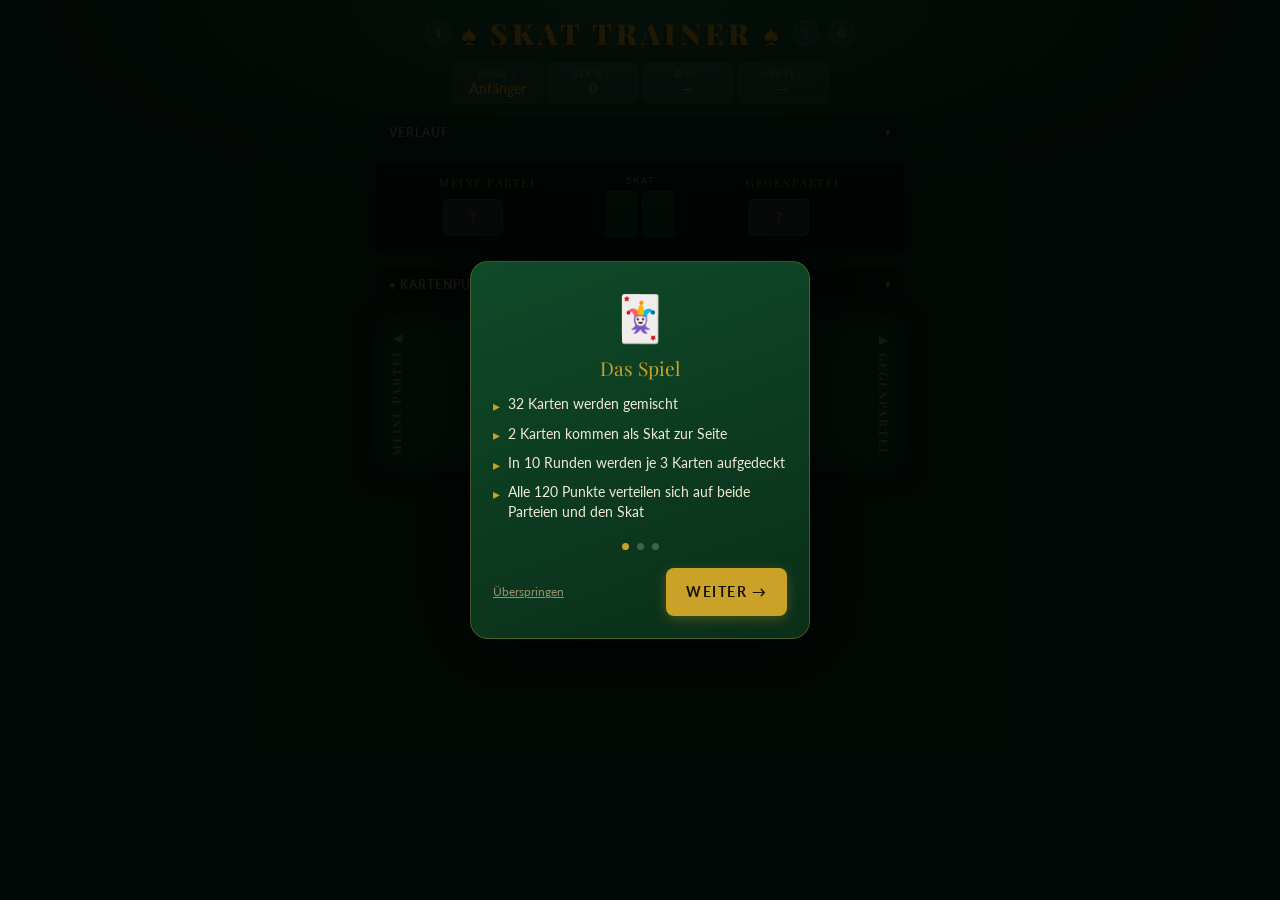
<file: index.html>
<!DOCTYPE html>
<html lang="de">
<head>
  <meta charset="UTF-8">
  <meta name="viewport" content="width=device-width, initial-scale=1.0">
  <meta name="color-scheme" content="dark">
  <title>Skat Trainer</title>
  <link rel="preconnect" href="https://fonts.googleapis.com">
  <link href="https://fonts.googleapis.com/css2?family=Playfair+Display:wght@700;900&family=Lato:wght@300;400;700&display=swap" rel="stylesheet">
  <link rel="stylesheet" href="style.css">
  <script src="app.js" defer></script>
</head>
<body>

<div class="container">

  <!-- ── Header ─────────────────────────────────────── -->
  <header class="header">
    <div class="title-row">
      <button id="btnInfo" class="icon-btn" title="Spielregeln">ℹ</button>
      <h1 class="title">♠ SKAT TRAINER ♠</h1>
      <button id="btnLegendIcon" class="icon-btn" title="Kartenpunkte">?</button>
      <button id="btnSettings" class="icon-btn" title="Einstellungen">⚙</button>
    </div>
    <div class="stats-row">
      <div class="stat stat-clickable" id="statRang" title="Klicken für Laufbahn"><div class="stat-label">Rang</div><div class="stat-value" id="statRangVal">Anfänger</div></div>
      <div class="stat stat-clickable" id="statBox1" title="Klicken zum Wechseln">
        <div class="stat-label" id="statBox1Label">Serie</div>
        <div class="stat-value" id="statBox1Val">0</div>
      </div>
      <div class="stat stat-clickable" id="statAvgBox" title="Klicken zum Wechseln">
        <div class="stat-label" id="statAvgLabel">Ø 10</div>
        <div class="stat-value" id="statAvg">—</div>
      </div>
      <div class="stat stat-clickable" id="statBox2" title="Klicken zum Wechseln">
        <div class="stat-label" id="statBox2Label">Heute</div>
        <div class="stat-value" id="statBox2Val">—</div>
      </div>
    </div>
  </header>

  <!-- ── Verlauf ────────────────────────────────────── -->
  <div class="verlauf-section">
    <button class="toggle-btn" id="btnVerlauf">
      <span>Verlauf</span>
      <span class="toggle-arrow" id="verlaufArrow">▾</span>
    </button>
    <div class="verlauf-body" id="verlaufBody">
      <div id="chartWrap"></div>
    </div>
  </div>

  <!-- ── Score Panel ────────────────────────────────── -->
  <section class="score-panel">
    <div class="party-score party-a">
      <div class="party-name">Meine Partei</div>
      <div class="score-row">
        <input type="number" id="inputA" class="score-input" placeholder="?" min="0" max="120" inputmode="numeric">
        <span class="truth-arrow" id="arrowA">→</span>
        <span id="actualA" class="truth-num"></span>
      </div>
    </div>

    <div class="skat-div">
      <div class="skat-title">SKAT</div>
      <div class="skat-cards" id="skatCards">
        <div class="card-back"></div><div class="card-back"></div>
      </div>
      <div id="skatPunkte" class="skat-punkte ist-reveal">? Pkt.</div>
    </div>

    <div class="party-score party-b">
      <div class="party-name">Gegenpartei</div>
      <div class="score-row">
        <input type="number" id="inputB" class="score-input" placeholder="?" min="0" max="120" inputmode="numeric">
        <span class="truth-arrow" id="arrowB">→</span>
        <span id="actualB" class="truth-num"></span>
      </div>
    </div>
  </section>

  <!-- ── Kartenpunkte-Legende ───────────────────────── -->
  <div class="legend-section">
    <button class="toggle-btn" id="btnLegend">
      <span>♠ Kartenpunkte</span>
      <span class="toggle-arrow" id="legendArrow">▾</span>
    </button>
    <div class="legend-body" id="legendBody">
      <div class="legend-grid">
        <div class="legend-row"><div class="card-legend"><div class="cl-corner"><span class="cl-label">A</span><span class="cl-suit">♠</span></div><div class="cl-center">♠</div><div class="cl-corner bot"><span class="cl-label">A</span><span class="cl-suit">♠</span></div></div><span class="l-pts">11 Pkt.</span></div>
        <div class="legend-row"><div class="card-legend red"><div class="cl-corner"><span class="cl-label">10</span><span class="cl-suit">♥</span></div><div class="cl-center">♥</div><div class="cl-corner bot"><span class="cl-label">10</span><span class="cl-suit">♥</span></div></div><span class="l-pts">10 Pkt.</span></div>
        <div class="legend-row"><div class="card-legend red"><div class="cl-corner"><span class="cl-label">K</span><span class="cl-suit">♦</span></div><div class="cl-center">♦</div><div class="cl-corner bot"><span class="cl-label">K</span><span class="cl-suit">♦</span></div></div><span class="l-pts">4 Pkt.</span></div>
        <div class="legend-row"><div class="card-legend"><div class="cl-corner"><span class="cl-label">D</span><span class="cl-suit">♣</span></div><div class="cl-center">♣</div><div class="cl-corner bot"><span class="cl-label">D</span><span class="cl-suit">♣</span></div></div><span class="l-pts">3 Pkt.</span></div>
        <div class="legend-row"><div class="card-legend"><div class="cl-corner"><span class="cl-label">B</span><span class="cl-suit">♠</span></div><div class="cl-center">♠</div><div class="cl-corner bot"><span class="cl-label">B</span><span class="cl-suit">♠</span></div></div><span class="l-pts">2 Pkt.</span></div>
        <div class="legend-row"><div class="l-card-group"><div class="card-legend"><div class="cl-corner"><span class="cl-label">7</span><span class="cl-suit">♠</span></div><div class="cl-center">♠</div><div class="cl-corner bot"><span class="cl-label">7</span><span class="cl-suit">♠</span></div></div><div class="card-legend"><div class="cl-corner"><span class="cl-label">8</span><span class="cl-suit">♣</span></div><div class="cl-center">♣</div><div class="cl-corner bot"><span class="cl-label">8</span><span class="cl-suit">♣</span></div></div><div class="card-legend red"><div class="cl-corner"><span class="cl-label">9</span><span class="cl-suit">♦</span></div><div class="cl-center">♦</div><div class="cl-corner bot"><span class="cl-label">9</span><span class="cl-suit">♦</span></div></div></div><span class="l-pts">0 Pkt.</span></div>
      </div>
      <div class="legend-total">∑ 120 Punkte im Deck</div>
    </div>
  </div>

  <!-- ── Spieltisch ─────────────────────────────────── -->
  <section class="game-table" id="gameTable">
    <div class="side-indicator left" id="indicatorA">
      <div class="side-arrow">◀</div>
      <div class="side-label">Meine Partei</div>
    </div>
    <div class="tischmitte-wrap">
      <div id="roundDisplay" class="round-display"></div>
      <div class="tischmitte" id="tischmitte">
        <p class="tisch-hint">Klicke <strong>Start</strong> um zu beginnen</p>
      </div>
      <div id="result" class="result-display"></div>
      <div class="timer-wrap hidden" id="timerWrap">
        <svg class="timer-ring" viewBox="0 0 64 64" aria-hidden="true">
          <circle cx="32" cy="32" r="28" fill="none" stroke="rgba(255,255,255,.08)" stroke-width="4"/>
          <circle id="timerRingFg" cx="32" cy="32" r="28" fill="none"
                  stroke="#c9a227" stroke-width="4"
                  stroke-dasharray="175.93" stroke-dashoffset="0"
                  stroke-linecap="round"
                  transform="rotate(-90 32 32)"/>
        </svg>
        <div id="timerDisplay" class="timer-text"></div>
      </div>
    </div>
    <div class="side-indicator right" id="indicatorB">
      <div class="side-arrow">▶</div>
      <div class="side-label">Gegenpartei</div>
    </div>
  </section>

  <!-- ── Buttons ─────────────────────────────────────── -->
  <div class="buttons">
    <button id="btnStart"  class="btn btn-start">Start</button>
    <button id="btnWeiter" class="btn btn-weiter hidden">Weiter</button>
    <button id="btnLoesen" class="btn btn-loesen hidden">Lösen</button>
  </div>

  <p class="version-tag">v3.1.5</p>


</div>


<!-- ── Settings overlay ─────────────────────────────────── -->
<div id="settingsOverlay" class="settings-overlay hidden">
  <div class="settings-box">
    <div class="settings-title">⚙ Einstellungen</div>

    <div>
      <div class="settings-section-label">Design</div>
      <div class="theme-grid">
        <button class="theme-card" id="themeDefault" type="button">
          <span class="theme-thumb" id="themeThumbDefault"></span>
          <span class="theme-name">grüner Tisch</span>
          <span class="theme-state" id="themeStateDefault">● Aktiv</span>
        </button>
        <button class="theme-card" id="themeCasino" type="button">
          <span class="theme-thumb" id="themeThumbCasino"></span>
          <span class="theme-name">elegantes Casino</span>
          <span class="theme-state" id="themeStateCasino">○ Wählen</span>
        </button>
      </div>
    </div>

    <div>
      <div class="settings-section-label">Schwierigkeitsgrad</div>
      <div class="diff-buttons">
        <button class="diff-btn" id="diffEasy">Leicht</button>
        <button class="diff-btn active" id="diffNormal">Normal</button>
        <button class="diff-btn" id="diffHard">Schwer</button>
      </div>
      <div class="diff-desc" id="diffDesc">Beide Werte müssen exakt stimmen.</div>
    </div>

    <div>
      <div class="settings-section-label">Haptik</div>
      <div class="haptic-row">
        <label for="hapticToggle">Vibration auf Mobile</label>
        <input type="checkbox" id="hapticToggle" class="haptic-toggle">
      </div>
    </div>

    <div>
      <div class="settings-section-label">Spielstand</div>
      <div class="btn-reset-wrap">
        <button class="btn btn-reset" id="btnReset">🗑 Spielstand zurücksetzen</button>
        <div class="reset-confirm hidden" id="resetConfirm">
          <span>Wirklich alles löschen?</span>
          <div class="rc-row">
            <button class="btn btn-danger" id="btnResetYes">Ja, löschen</button>
            <button class="btn btn-weiter" id="btnResetNo">Abbrechen</button>
          </div>
        </div>
      </div>
    </div>

    <button class="btn btn-start" id="btnSettingsClose">Fertig</button>
  </div>
</div>

<!-- ── Rang-Info-Overlay (Laufbahn) ─────────────────────── -->
<div id="rankOverlay" class="settings-overlay hidden">
  <div class="settings-box">
    <div class="settings-title">🏅 Meine Laufbahn</div>
    <div class="rank-list" id="rankList"></div>
    <button class="btn btn-start" id="btnRankClose">Schließen</button>
  </div>
</div>

<!-- ── Rang-Modal ────────────────────────────────────────── -->
<div id="modal" class="modal hidden">
  <div class="modal-box">
    <div class="modal-icon">🎉</div>
    <div class="modal-title" id="modalTitle"></div>
    <div class="modal-msg"   id="modalMsg"></div>
    <button id="modalClose" class="btn btn-start">Weiter geht's!</button>
  </div>
</div>

<!-- ── Onboarding ────────────────────────────────────────── -->
<div id="onboarding" class="onboarding hidden">
  <div class="onboard-box">
    <div class="onboard-icon" id="obIcon">🃏</div>
    <div class="onboard-title" id="obTitle"></div>
    <ul class="onboard-list" id="obList"></ul>
    <div class="onboard-dots" id="obDots"></div>
    <div class="onboard-footer">
      <button class="onboard-skip" id="obSkip">Überspringen</button>
      <button class="btn btn-start" id="obNext">Weiter →</button>
    </div>
  </div>
</div>

</body>
</html>
</file>
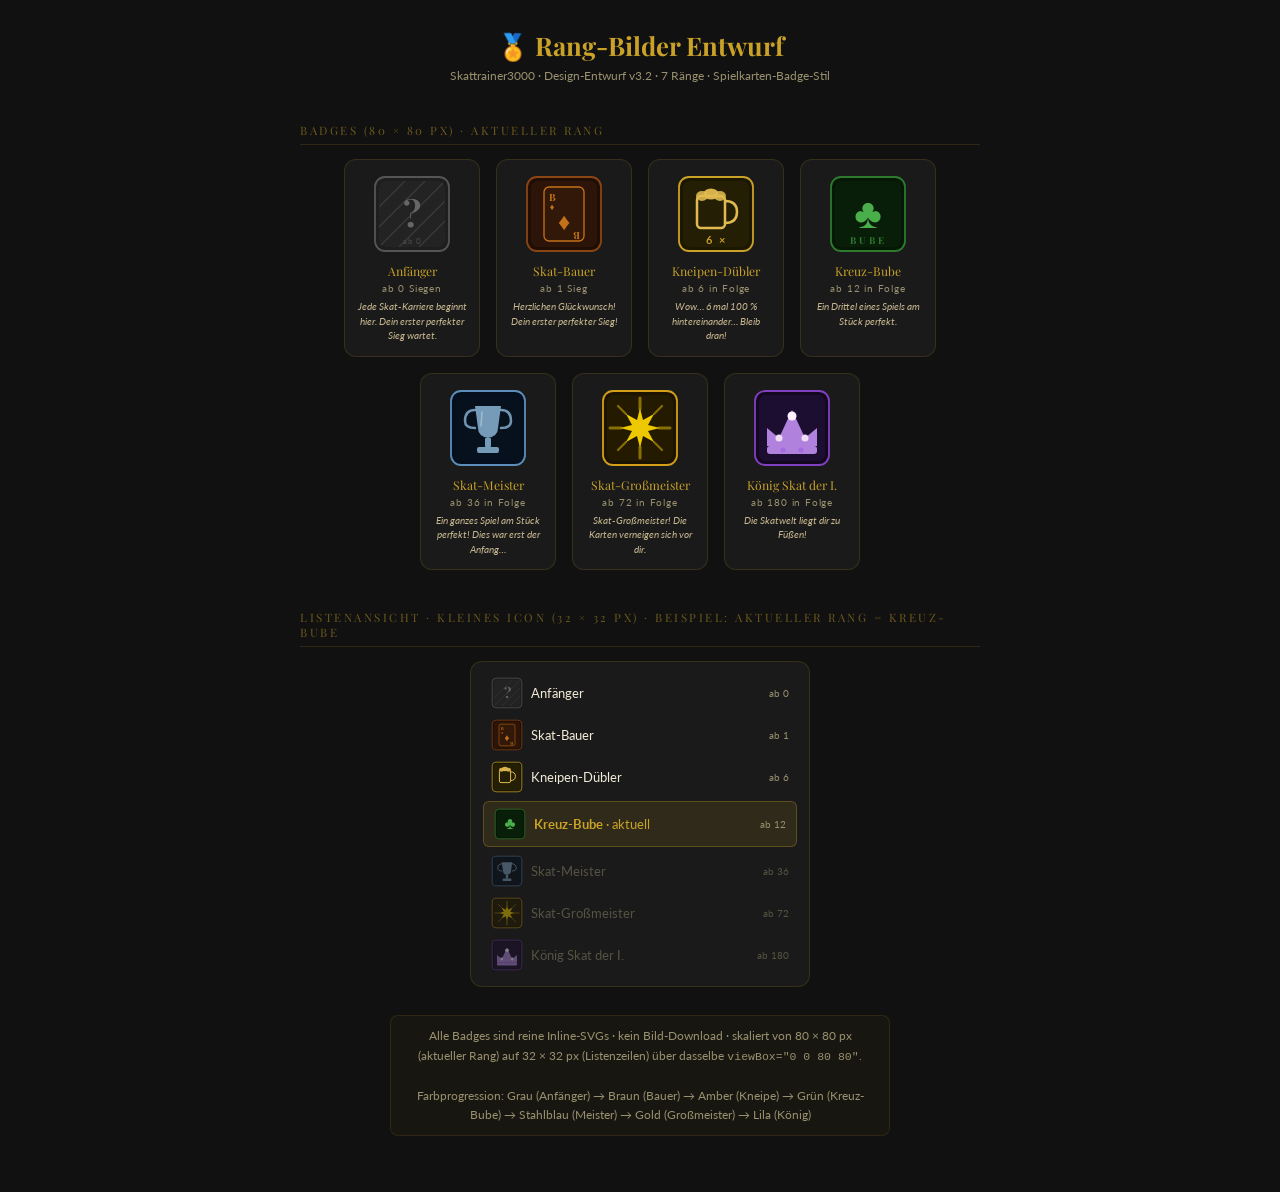
<file: rank_designs_draft.html>
<!DOCTYPE html>
<html lang="de">
<head>
  <meta charset="UTF-8">
  <meta name="viewport" content="width=device-width, initial-scale=1.0">
  <title>Rang-Bilder Entwurf — Skattrainer3000</title>
  <link rel="preconnect" href="https://fonts.googleapis.com">
  <link href="https://fonts.googleapis.com/css2?family=Playfair+Display:wght@700&family=Lato:ital,wght@0,400;0,700;1,400&display=swap" rel="stylesheet">
  <style>
    *, *::before, *::after { box-sizing: border-box; margin: 0; padding: 0; }
    body {
      background: #111; color: #f0ead6; font-family: Lato, sans-serif;
      padding: 28px 16px 56px; min-height: 100vh;
    }
    h1 {
      font-family: 'Playfair Display', serif; color: #c9a227;
      text-align: center; font-size: 1.6rem; margin-bottom: 6px;
    }
    .subtitle { text-align: center; color: #98906e; font-size: .78rem; margin-bottom: 36px; }

    .section-title {
      font-family: 'Playfair Display', serif; color: #c9a22780;
      font-size: .72rem; letter-spacing: 2.5px; text-transform: uppercase;
      margin: 40px 0 14px; border-bottom: 1px solid #c9a22728; padding-bottom: 6px;
      max-width: 680px; margin-left: auto; margin-right: auto;
    }

    /* ── Badge-Grid (80 × 80) ─────────────────────────────── */
    .badge-grid {
      display: flex; flex-wrap: wrap; gap: 16px;
      justify-content: center; max-width: 680px; margin: 0 auto;
    }
    .badge-card {
      background: #1a1a1a; border: 1px solid #c9a22728; border-radius: 12px;
      padding: 14px 12px 12px; text-align: center; width: 136px;
    }
    .badge-card svg { display: block; margin: 0 auto; }
    .badge-card .rn {
      font-family: 'Playfair Display', serif; font-size: .76rem;
      color: #c9a227; margin-top: 9px; margin-bottom: 3px; line-height: 1.35;
    }
    .badge-card .rm { font-size: .62rem; color: #98906e; letter-spacing: .8px; }
    .badge-card .rtxt {
      font-size: .6rem; color: #c8b890; font-style: italic;
      margin-top: 6px; line-height: 1.5;
    }

    /* ── Rank-List-Simulation ─────────────────────────────── */
    .rank-list-sim {
      background: #1a1a1a; border: 1px solid #c9a22728; border-radius: 12px;
      padding: 10px 12px; max-width: 340px; margin: 0 auto;
    }
    .rank-row-sim {
      display: flex; align-items: center; gap: 8px;
      padding: 5px 8px; border-radius: 6px;
      font-size: .82rem; color: #98906e;
    }
    .rank-row-sim svg { flex-shrink: 0; display: block; }
    .rank-row-sim.done { color: #f0ead6; }
    .rank-row-sim.upcoming { opacity: .48; }
    .rank-row-sim.current {
      background: #c9a2271f; border: 1px solid #c9a2274d;
      color: #c9a227; margin: 3px 0; padding: 6px 10px;
    }
    .rl-label { flex: 1; }
    .rl-thr { font-size: .65rem; color: #98906e; }

    .note {
      max-width: 500px; margin: 28px auto 0; font-size: .72rem;
      color: #98906e; line-height: 1.7; text-align: center;
      background: #c9a2270a; border-radius: 8px; padding: 10px 16px;
      border: 1px solid #c9a22720;
    }
  </style>
</head>
<body>

<h1>🏅 Rang-Bilder Entwurf</h1>
<p class="subtitle">Skattrainer3000 · Design-Entwurf v3.2 · 7 Ränge · Spielkarten-Badge-Stil</p>

<!-- ═══════════════════════════════════════════════════════════
     ABSCHNITT 1 — Badges groß (80 × 80 px), aktueller Rang
     ═══════════════════════════════════════════════════════════ -->
<div class="section-title">Badges (80 × 80 px) · aktueller Rang</div>
<div class="badge-grid">

  <!-- ── 0: Anfänger ──────────────────────────────────────── -->
  <div class="badge-card">
    <svg viewBox="0 0 80 80" width="80" height="80" xmlns="http://www.w3.org/2000/svg">
      <defs>
        <clipPath id="cl0">
          <rect x="7" y="7" width="66" height="66" rx="7"/>
        </clipPath>
      </defs>
      <rect x="3" y="3" width="74" height="74" rx="10" fill="#1e1e1e" stroke="#555" stroke-width="1.8"/>
      <rect x="7" y="7" width="66" height="66" rx="7" fill="#232323"/>
      <!-- Kartenrücken-Diagonalen -->
      <g clip-path="url(#cl0)" stroke="#4a4a4a" stroke-width="1.3" opacity="0.6">
        <line x1="7" y1="73" x2="73" y2="7"/>
        <line x1="7" y1="53" x2="53" y2="7"/>
        <line x1="7" y1="33" x2="33" y2="7"/>
        <line x1="27" y1="73" x2="73" y2="27"/>
        <line x1="47" y1="73" x2="73" y2="47"/>
      </g>
      <!-- "?" -->
      <text x="40" y="44" text-anchor="middle" dominant-baseline="middle"
            font-size="36" fill="#666" font-family="Playfair Display,serif" font-weight="700">?</text>
      <text x="40" y="68" text-anchor="middle" dominant-baseline="middle"
            font-size="8" fill="#484848" font-family="Lato,sans-serif" letter-spacing="1">ab 0</text>
    </svg>
    <div class="rn">Anfänger</div>
    <div class="rm">ab 0 Siegen</div>
    <div class="rtxt">Jede Skat-Karriere beginnt hier. Dein erster perfekter Sieg wartet.</div>
  </div>

  <!-- ── 1: Skat-Bauer ────────────────────────────────────── -->
  <div class="badge-card">
    <svg viewBox="0 0 80 80" width="80" height="80" xmlns="http://www.w3.org/2000/svg">
      <rect x="3" y="3" width="74" height="74" rx="10" fill="#200e04" stroke="#8B4513" stroke-width="1.8"/>
      <rect x="7" y="7" width="66" height="66" rx="7" fill="#2c1408"/>
      <!-- Mini Spielkarte -->
      <rect x="20" y="13" width="40" height="54" rx="5" fill="#321808" stroke="#c4721a" stroke-width="1.3"/>
      <!-- Eckbeschriftung oben-links -->
      <text x="28" y="24" text-anchor="middle" dominant-baseline="middle"
            font-size="10" fill="#c4721a" font-family="Playfair Display,serif" font-weight="700">B</text>
      <text x="28" y="34" text-anchor="middle" dominant-baseline="middle"
            font-size="9" fill="#c4721a" font-family="Lato,sans-serif">♦</text>
      <!-- Großes ♦ in Kartenmitte -->
      <text x="40" y="50" text-anchor="middle" dominant-baseline="middle"
            font-size="24" fill="#c4721a" font-family="Lato,sans-serif">♦</text>
      <!-- Eckbeschriftung unten-rechts (gedreht) -->
      <text x="52" y="61" text-anchor="middle" dominant-baseline="middle"
            font-size="10" fill="#c4721a" font-family="Playfair Display,serif" font-weight="700"
            transform="rotate(180,52,61)">B</text>
    </svg>
    <div class="rn">Skat-Bauer</div>
    <div class="rm">ab 1 Sieg</div>
    <div class="rtxt">Herzlichen Glückwunsch! Dein erster perfekter Sieg!</div>
  </div>

  <!-- ── 2: Kneipen-Dübler ────────────────────────────────── -->
  <div class="badge-card">
    <svg viewBox="0 0 80 80" width="80" height="80" xmlns="http://www.w3.org/2000/svg">
      <rect x="3" y="3" width="74" height="74" rx="10" fill="#1c1700" stroke="#c9a227" stroke-width="1.8"/>
      <rect x="7" y="7" width="66" height="66" rx="7" fill="#231e04"/>
      <!-- Bierkrug-Körper -->
      <rect x="21" y="22" width="28" height="32" rx="4" fill="none" stroke="#e0ba50" stroke-width="2.5"/>
      <!-- Henkel -->
      <path d="M49 27 Q61 27 61 38 Q61 49 49 49"
            fill="none" stroke="#e0ba50" stroke-width="2.5" stroke-linecap="round"/>
      <!-- Schaum (3 Kreise) -->
      <ellipse cx="26" cy="22" rx="6" ry="5" fill="#e0ba50" opacity="0.88"/>
      <ellipse cx="35" cy="20" rx="7.5" ry="5.5" fill="#e0ba50" opacity="0.95"/>
      <ellipse cx="44" cy="22" rx="6" ry="5" fill="#e0ba50" opacity="0.88"/>
      <!-- "6×" -->
      <text x="40" y="67" text-anchor="middle" dominant-baseline="middle"
            font-size="11" fill="#c9a227" font-family="Lato,sans-serif" font-weight="700" letter-spacing="2">6 ×</text>
    </svg>
    <div class="rn">Kneipen-Dübler</div>
    <div class="rm">ab 6 in Folge</div>
    <div class="rtxt">Wow… 6 mal 100 % hintereinander… Bleib dran!</div>
  </div>

  <!-- ── 3: Kreuz-Bube ────────────────────────────────────── -->
  <div class="badge-card">
    <svg viewBox="0 0 80 80" width="80" height="80" xmlns="http://www.w3.org/2000/svg">
      <rect x="3" y="3" width="74" height="74" rx="10" fill="#041804" stroke="#2d7a2d" stroke-width="1.8"/>
      <rect x="7" y="7" width="66" height="66" rx="7" fill="#081e08"/>
      <!-- Großes ♣ -->
      <text x="40" y="43" text-anchor="middle" dominant-baseline="middle"
            font-size="42" fill="#4aae4a" font-family="Lato,sans-serif">♣</text>
      <!-- "BUBE" -->
      <text x="40" y="68" text-anchor="middle" dominant-baseline="middle"
            font-size="9.5" fill="#2d7a2d" font-family="Playfair Display,serif" font-weight="700" letter-spacing="3">BUBE</text>
    </svg>
    <div class="rn">Kreuz-Bube</div>
    <div class="rm">ab 12 in Folge</div>
    <div class="rtxt">Ein Drittel eines Spiels am Stück perfekt.</div>
  </div>

  <!-- ── 4: Skat-Meister ──────────────────────────────────── -->
  <div class="badge-card">
    <svg viewBox="0 0 80 80" width="80" height="80" xmlns="http://www.w3.org/2000/svg">
      <rect x="3" y="3" width="74" height="74" rx="10" fill="#040f1e" stroke="#5b8fb9" stroke-width="1.8"/>
      <rect x="7" y="7" width="66" height="66" rx="7" fill="#07111e"/>
      <!-- Pokal-Körper -->
      <path d="M27 18 L53 18 L50 40 Q50 48 40 50 Q30 48 30 40 Z"
            fill="#8ab4d4" opacity="0.85"/>
      <!-- Pokal-Stiel + Sockel -->
      <rect x="37" y="50" width="6" height="9" rx="1" fill="#8ab4d4" opacity="0.85"/>
      <rect x="29" y="59" width="22" height="6" rx="2" fill="#8ab4d4" opacity="0.85"/>
      <!-- Griffe links und rechts -->
      <path d="M27 22 Q17 22 17 33 Q17 40 27 40"
            fill="none" stroke="#8ab4d4" stroke-width="2.5" stroke-linecap="round" opacity="0.8"/>
      <path d="M53 22 Q63 22 63 33 Q63 40 53 40"
            fill="none" stroke="#8ab4d4" stroke-width="2.5" stroke-linecap="round" opacity="0.8"/>
      <!-- Highlight-Linie im Pokal -->
      <line x1="34" y1="24" x2="33" y2="38" stroke="#c8dcec" stroke-width="1.5" stroke-linecap="round" opacity="0.5"/>
    </svg>
    <div class="rn">Skat-Meister</div>
    <div class="rm">ab 36 in Folge</div>
    <div class="rtxt">Ein ganzes Spiel am Stück perfekt! Dies war erst der Anfang…</div>
  </div>

  <!-- ── 5: Skat-Großmeister ──────────────────────────────── -->
  <div class="badge-card">
    <svg viewBox="0 0 80 80" width="80" height="80" xmlns="http://www.w3.org/2000/svg">
      <rect x="3" y="3" width="74" height="74" rx="10" fill="#1c1400" stroke="#d4a017" stroke-width="1.8"/>
      <rect x="7" y="7" width="66" height="66" rx="7" fill="#241a00"/>
      <!-- 8 Strahlen -->
      <g stroke="#ffd700" stroke-linecap="round" opacity="0.45">
        <line x1="40" y1="10" x2="40" y2="21" stroke-width="3"/>
        <line x1="40" y1="59" x2="40" y2="70" stroke-width="3"/>
        <line x1="10" y1="40" x2="21" y2="40" stroke-width="3"/>
        <line x1="59" y1="40" x2="70" y2="40" stroke-width="3"/>
        <line x1="18" y1="18" x2="26" y2="26" stroke-width="2.2"/>
        <line x1="54" y1="54" x2="62" y2="62" stroke-width="2.2"/>
        <line x1="62" y1="18" x2="54" y2="26" stroke-width="2.2"/>
        <line x1="18" y1="62" x2="26" y2="54" stroke-width="2.2"/>
      </g>
      <!-- 8-zackiger Stern -->
      <polygon
        points="40,20 43,32 54,26 48,37 60,40 48,43 54,54 43,48 40,60 37,48 26,54 32,43 20,40 32,37 26,26 37,32"
        fill="#ffd700" opacity="0.92"/>
    </svg>
    <div class="rn">Skat-Großmeister</div>
    <div class="rm">ab 72 in Folge</div>
    <div class="rtxt">Skat-Großmeister! Die Karten verneigen sich vor dir.</div>
  </div>

  <!-- ── 6: König Skat der I. ─────────────────────────────── -->
  <div class="badge-card">
    <svg viewBox="0 0 80 80" width="80" height="80" xmlns="http://www.w3.org/2000/svg">
      <rect x="3" y="3" width="74" height="74" rx="10" fill="#140820" stroke="#8040c0" stroke-width="1.8"/>
      <rect x="7" y="7" width="66" height="66" rx="7" fill="#1c0e30"/>
      <!-- Krone (3-zackig, klassisch) -->
      <path d="M15,58 L15,40 L27,50 L40,22 L53,50 L65,40 L65,58 Z"
            fill="#c090f0" opacity="0.9"/>
      <!-- Kronensockel -->
      <rect x="15" y="58" width="50" height="8" rx="3" fill="#c090f0" opacity="0.9"/>
      <!-- Edelsteine auf den Zacken -->
      <circle cx="27" cy="50" r="3.5" fill="#edddf5"/>
      <circle cx="40" cy="28"  r="4.5" fill="#fff0ff"/>
      <circle cx="53" cy="50" r="3.5" fill="#edddf5"/>
      <!-- Zwei kleine Kronenperlen auf dem Sockel -->
      <circle cx="31" cy="62" r="2.5" fill="#a060e0" opacity="0.7"/>
      <circle cx="49" cy="62" r="2.5" fill="#a060e0" opacity="0.7"/>
    </svg>
    <div class="rn">König Skat der I.</div>
    <div class="rm">ab 180 in Folge</div>
    <div class="rtxt">Die Skatwelt liegt dir zu Füßen!</div>
  </div>

</div><!-- /badge-grid -->


<!-- ═══════════════════════════════════════════════════════════
     ABSCHNITT 2 — Listenansicht mit kleinem Icon (32 × 32 px)
     ═══════════════════════════════════════════════════════════ -->
<div class="section-title">Listenansicht · kleines Icon (32 × 32 px) · Beispiel: aktueller Rang = Kreuz-Bube</div>
<div class="rank-list-sim">

  <!-- done -->
  <div class="rank-row-sim done">
    <svg viewBox="0 0 80 80" width="32" height="32" xmlns="http://www.w3.org/2000/svg">
      <defs><clipPath id="cl0b"><rect x="7" y="7" width="66" height="66" rx="7"/></clipPath></defs>
      <rect x="3" y="3" width="74" height="74" rx="10" fill="#1e1e1e" stroke="#555" stroke-width="1.8"/>
      <rect x="7" y="7" width="66" height="66" rx="7" fill="#232323"/>
      <g clip-path="url(#cl0b)" stroke="#4a4a4a" stroke-width="1.3" opacity="0.6">
        <line x1="7" y1="73" x2="73" y2="7"/>
        <line x1="7" y1="53" x2="53" y2="7"/>
        <line x1="27" y1="73" x2="73" y2="27"/>
        <line x1="47" y1="73" x2="73" y2="47"/>
      </g>
      <text x="40" y="44" text-anchor="middle" dominant-baseline="middle"
            font-size="36" fill="#666" font-family="Playfair Display,serif" font-weight="700">?</text>
    </svg>
    <span class="rl-label">Anfänger</span>
    <span class="rl-thr">ab 0</span>
  </div>

  <div class="rank-row-sim done">
    <svg viewBox="0 0 80 80" width="32" height="32" xmlns="http://www.w3.org/2000/svg">
      <rect x="3" y="3" width="74" height="74" rx="10" fill="#200e04" stroke="#8B4513" stroke-width="1.8"/>
      <rect x="7" y="7" width="66" height="66" rx="7" fill="#2c1408"/>
      <rect x="20" y="13" width="40" height="54" rx="5" fill="#321808" stroke="#c4721a" stroke-width="1.3"/>
      <text x="28" y="24" text-anchor="middle" dominant-baseline="middle"
            font-size="10" fill="#c4721a" font-family="Playfair Display,serif" font-weight="700">B</text>
      <text x="28" y="34" text-anchor="middle" dominant-baseline="middle"
            font-size="9" fill="#c4721a" font-family="Lato,sans-serif">♦</text>
      <text x="40" y="50" text-anchor="middle" dominant-baseline="middle"
            font-size="24" fill="#c4721a" font-family="Lato,sans-serif">♦</text>
      <text x="52" y="61" text-anchor="middle" dominant-baseline="middle"
            font-size="10" fill="#c4721a" font-family="Playfair Display,serif" font-weight="700"
            transform="rotate(180,52,61)">B</text>
    </svg>
    <span class="rl-label">Skat-Bauer</span>
    <span class="rl-thr">ab 1</span>
  </div>

  <div class="rank-row-sim done">
    <svg viewBox="0 0 80 80" width="32" height="32" xmlns="http://www.w3.org/2000/svg">
      <rect x="3" y="3" width="74" height="74" rx="10" fill="#1c1700" stroke="#c9a227" stroke-width="1.8"/>
      <rect x="7" y="7" width="66" height="66" rx="7" fill="#231e04"/>
      <rect x="21" y="22" width="28" height="32" rx="4" fill="none" stroke="#e0ba50" stroke-width="2.5"/>
      <path d="M49 27 Q61 27 61 38 Q61 49 49 49"
            fill="none" stroke="#e0ba50" stroke-width="2.5" stroke-linecap="round"/>
      <ellipse cx="26" cy="22" rx="6" ry="5" fill="#e0ba50" opacity="0.88"/>
      <ellipse cx="35" cy="20" rx="7.5" ry="5.5" fill="#e0ba50" opacity="0.95"/>
      <ellipse cx="44" cy="22" rx="6" ry="5" fill="#e0ba50" opacity="0.88"/>
    </svg>
    <span class="rl-label">Kneipen-Dübler</span>
    <span class="rl-thr">ab 6</span>
  </div>

  <!-- current -->
  <div class="rank-row-sim current">
    <svg viewBox="0 0 80 80" width="32" height="32" xmlns="http://www.w3.org/2000/svg">
      <rect x="3" y="3" width="74" height="74" rx="10" fill="#041804" stroke="#2d7a2d" stroke-width="1.8"/>
      <rect x="7" y="7" width="66" height="66" rx="7" fill="#081e08"/>
      <text x="40" y="43" text-anchor="middle" dominant-baseline="middle"
            font-size="42" fill="#4aae4a" font-family="Lato,sans-serif">♣</text>
    </svg>
    <span class="rl-label"><strong>Kreuz-Bube</strong> · aktuell</span>
    <span class="rl-thr">ab 12</span>
  </div>

  <!-- upcoming -->
  <div class="rank-row-sim upcoming">
    <svg viewBox="0 0 80 80" width="32" height="32" xmlns="http://www.w3.org/2000/svg">
      <rect x="3" y="3" width="74" height="74" rx="10" fill="#040f1e" stroke="#5b8fb9" stroke-width="1.8"/>
      <rect x="7" y="7" width="66" height="66" rx="7" fill="#07111e"/>
      <path d="M27 18 L53 18 L50 40 Q50 48 40 50 Q30 48 30 40 Z" fill="#8ab4d4" opacity="0.85"/>
      <rect x="37" y="50" width="6" height="9" rx="1" fill="#8ab4d4" opacity="0.85"/>
      <rect x="29" y="59" width="22" height="6" rx="2" fill="#8ab4d4" opacity="0.85"/>
      <path d="M27 22 Q17 22 17 33 Q17 40 27 40"
            fill="none" stroke="#8ab4d4" stroke-width="2.5" stroke-linecap="round" opacity="0.8"/>
      <path d="M53 22 Q63 22 63 33 Q63 40 53 40"
            fill="none" stroke="#8ab4d4" stroke-width="2.5" stroke-linecap="round" opacity="0.8"/>
    </svg>
    <span class="rl-label">Skat-Meister</span>
    <span class="rl-thr">ab 36</span>
  </div>

  <div class="rank-row-sim upcoming">
    <svg viewBox="0 0 80 80" width="32" height="32" xmlns="http://www.w3.org/2000/svg">
      <rect x="3" y="3" width="74" height="74" rx="10" fill="#1c1400" stroke="#d4a017" stroke-width="1.8"/>
      <rect x="7" y="7" width="66" height="66" rx="7" fill="#241a00"/>
      <g stroke="#ffd700" stroke-linecap="round" opacity="0.45">
        <line x1="40" y1="10" x2="40" y2="21" stroke-width="3"/>
        <line x1="40" y1="59" x2="40" y2="70" stroke-width="3"/>
        <line x1="10" y1="40" x2="21" y2="40" stroke-width="3"/>
        <line x1="59" y1="40" x2="70" y2="40" stroke-width="3"/>
        <line x1="18" y1="18" x2="26" y2="26" stroke-width="2.2"/>
        <line x1="54" y1="54" x2="62" y2="62" stroke-width="2.2"/>
        <line x1="62" y1="18" x2="54" y2="26" stroke-width="2.2"/>
        <line x1="18" y1="62" x2="26" y2="54" stroke-width="2.2"/>
      </g>
      <polygon
        points="40,20 43,32 54,26 48,37 60,40 48,43 54,54 43,48 40,60 37,48 26,54 32,43 20,40 32,37 26,26 37,32"
        fill="#ffd700" opacity="0.92"/>
    </svg>
    <span class="rl-label">Skat-Großmeister</span>
    <span class="rl-thr">ab 72</span>
  </div>

  <div class="rank-row-sim upcoming">
    <svg viewBox="0 0 80 80" width="32" height="32" xmlns="http://www.w3.org/2000/svg">
      <rect x="3" y="3" width="74" height="74" rx="10" fill="#140820" stroke="#8040c0" stroke-width="1.8"/>
      <rect x="7" y="7" width="66" height="66" rx="7" fill="#1c0e30"/>
      <path d="M15,58 L15,40 L27,50 L40,22 L53,50 L65,40 L65,58 Z" fill="#c090f0" opacity="0.9"/>
      <rect x="15" y="58" width="50" height="8" rx="3" fill="#c090f0" opacity="0.9"/>
      <circle cx="27" cy="50" r="3.5" fill="#edddf5"/>
      <circle cx="40" cy="28"  r="4.5" fill="#fff0ff"/>
      <circle cx="53" cy="50" r="3.5" fill="#edddf5"/>
    </svg>
    <span class="rl-label">König Skat der I.</span>
    <span class="rl-thr">ab 180</span>
  </div>

</div><!-- /rank-list-sim -->

<p class="note">
  Alle Badges sind reine Inline-SVGs · kein Bild-Download · skaliert von 80 × 80 px (aktueller Rang) auf 32 × 32 px (Listenzeilen) über dasselbe <code>viewBox="0 0 80 80"</code>.
  <br><br>
  Farbprogression: Grau (Anfänger) → Braun (Bauer) → Amber (Kneipe) → Grün (Kreuz-Bube) → Stahlblau (Meister) → Gold (Großmeister) → Lila (König)
</p>

</body>
</html>
</file>
<file: style.css>
/* ── Tokens ─────────────────────────────────────────────── */
:root, [data-theme="default"] {
  color-scheme: dark;

  /* Surface */
  --bg-primary:       #0f4a29;
  --bg-secondary:     #0a2e18;
  --bg-sunken:        #061a0e;
  --bg-accent-glow:   #1d6b42;
  --surface-subtle:   #ffffff14;
  --surface-raised:   #ffffff12;
  --surface-tile:     #ffffff14;
  --surface-hover:    #ffffff24;
  --surface-active:   #ffffff38;
  --surface-emphasis: #ffffff61;

  /* Border */
  --border-color:     #c9a22740;
  --border-subtle:    #c9a2271f;
  --border-accent:    #c9a2274d;
  --border-soft:      #ffffff26;

  /* Accent */
  --accent:           #c9a227;
  --accent-strong:    #e0ba50;
  --accent-highlight: var(--accent-highlight);
  --accent-dim:       #c9a22738;
  --accent-glow:      #e0ba5073;
  --card-gloss-hi:    #fffdf7;
  --card-gloss-lo:    #f5f0e2;
  --card-text:        #1a1408;
  --suit-red-text:    #c0392b;
  --text-on-dark:     #1a1100;
  --text-on-danger:   #ffffff;
  --version-tag:      #2d7a4a;

  /* Text */
  --text-primary:     #f0ead6;
  --text-secondary:   #c8b890;
  --text-muted:       #98906e;

  /* Card */
  --card-bg:          #fefefe;
  --card-border:      #c8b890;
  --suit-red:         #8b1a1a;
  --suit-black:       #1a1408;

  /* Button */
  --btn-primary-bg:       #c9a227;
  --btn-primary-text:     #0a2e18;
  --btn-secondary-bg:     #ffffff12;
  --btn-secondary-text:   #c9a227;

  /* Status */
  --color-ok:         #2ecc71;
  --color-ok-dim:     #2ecc7138;
  --color-err:        #e74c3c;
  --color-err-dim:    #e74c3c33;
  --color-err-deep:   #c0392ba6;
  --color-warn:       #e85858;
  --arrow-active:     #c9a227;
  --arrow-glow:       #ff505099;
  /* Glow mockup tokens */
  --glow-color:       #ff5050cc;
  --glow-color-soft:  #ff505044;
  --glow-color-hard:  #ff1a1a;

  /* Shadow & Overlay */
  --shadow-inset-hi:  #ffffffb3;
  --shadow-inset-lo:  #0000000f;
  --shadow-soft:      #00000033;
  --shadow-medium:    #00000059;
  --shadow-strong:    #00000080;
  --shadow-deep:      #00000099;
  --overlay-backdrop: #000000d9;

  /* Flame (stat-value.fire) */
  --flame-color:      var(--flame-color);
  --flame-glow-1:     #ff8c0099;
  --flame-glow-2:     #ffc800e6;

  /* Table cloth weave / noise */
  --bg-weave-a:       #1a5c35;
  --bg-weave-b:       #1d6b3e;
  --bg-noise:         url("data:image/svg+xml,%3Csvg xmlns='http://www.w3.org/2000/svg' width='6' height='6'%3E%3Ccircle cx='1' cy='1' r='.6' fill='%23ffffff' fill-opacity='.025'/%3E%3C/svg%3E");

  /* Typography */
  --font-display:           'Playfair Display', serif;
  --font-body:              'Lato', sans-serif;
  --letter-spacing-title:   4px;
  --letter-spacing-label:   1.2px;

  /* Misc */
  --rot: -6deg;
}

[data-theme="casino"] {
  color-scheme: dark;

  --bg-primary:       #080808;
  --bg-secondary:     #0c0c0c;
  --bg-sunken:        #07060a;
  --bg-accent-glow:   #1a1408;
  --surface-subtle:   #ffffff0f;
  --surface-raised:   #c9a84c33;
  --surface-tile:     #c9a84c14;
  --surface-hover:    #ffffff14;
  --surface-active:   #ffffff24;
  --surface-emphasis: #ffffff4d;

  --border-color:     #c9a84c40;
  --border-subtle:    #c9a84c1f;
  --border-accent:    #c9a84c59;
  --border-soft:      #c9a84c26;

  --accent:           #c9a84c;
  --accent-strong:    #e0ba50;
  --accent-highlight: var(--accent-highlight);
  --accent-dim:       #c9a84c40;
  --accent-glow:      #e0ba5059;
  --card-gloss-hi:    #fffdf7;
  --card-gloss-lo:    #f5f0e2;
  --card-text:        #1a1408;
  --suit-red-text:    #c0392b;
  --text-on-dark:     #080808;
  --text-on-danger:   #ffffff;
  --version-tag:      #8a7a4a;

  --text-primary:     #f5f0e8;
  --text-secondary:   #d4b878;
  --text-muted:       #aa9460;

  --card-bg:          #f5f0e8;
  --card-border:      #c8b890;
  --suit-red:         #8b1a1a;
  --suit-black:       #1a1408;

  --btn-primary-bg:       #c9a84c;
  --btn-primary-text:     #080808;
  --btn-secondary-bg:     #0c0c0c;
  --btn-secondary-text:   #b89a5a;

  --arrow-active:     #e0ba50;
  --arrow-glow:       #e0ba5099;
  /* Glow mockup tokens */
  --glow-color:       #e0ba50cc;
  --glow-color-soft:  #e0ba5040;
  --glow-color-hard:  #e0ba50;

  --shadow-soft:      #00000080;
  --shadow-medium:    #000000b3;
  --shadow-strong:    #000000cc;
  --shadow-deep:      #000000d9;
  --overlay-backdrop: #000000eb;

  --flame-color:      var(--flame-color);
  --flame-glow-1:     #ff8c0099;
  --flame-glow-2:     #ffc800e6;

  --bg-weave-a:       #1a1408;
  --bg-weave-b:       #0c0c0c;
  --bg-noise:         url("data:image/svg+xml,%3Csvg xmlns='http://www.w3.org/2000/svg' width='6' height='6'%3E%3Ccircle cx='1' cy='1' r='.6' fill='%23ffffff' fill-opacity='.015'/%3E%3C/svg%3E");

}

*,*::before,*::after { box-sizing: border-box; margin: 0; padding: 0; }

body {
  font-family: var(--font-body);
  background: var(--bg-secondary);
  background-image:
    radial-gradient(ellipse 80% 40% at 50% 0%, var(--bg-accent-glow) 0%, transparent 60%),
    var(--bg-noise);
  color: var(--text-primary);
  min-height: 100vh;
  padding-bottom: 40px;
}

.container {
  max-width: 560px;
  margin: 0 auto;
  padding: 14px 14px;
  display: flex;
  flex-direction: column;
  gap: 12px;
}

/* ── Header ─────────────────────────────────────────────── */
.header { text-align: center; }

.title-row {
  display: flex;
  align-items: center;
  justify-content: center;
  gap: 10px;
  margin-bottom: 10px;
}

.title {
  font-family: var(--font-display);
  font-size: clamp(1.2rem, 5vw, 1.8rem);
  font-weight: 900;
  color: var(--accent);
  letter-spacing: var(--letter-spacing-title);
  text-shadow: 0 0 20px var(--border-accent), 0 2px 6px var(--shadow-strong);
}

.icon-btn {
  background: var(--surface-raised);
  border: 1px solid var(--border-soft);
  border-radius: 50%;
  color: var(--text-muted);
  font-size: .8rem;
  width: 26px;
  height: 26px;
  display: flex;
  align-items: center;
  justify-content: center;
  cursor: pointer;
  flex-shrink: 0;
  transition: all .2s;
  touch-action: manipulation;
}
.icon-btn:hover { background: var(--surface-hover); color: var(--text-primary); }

/* ── Stats row ──────────────────────────────────────────── */
.stats-row {
  display: flex;
  flex-wrap: wrap;
  justify-content: center;
  gap: 5px;
}

.stat {
  background: var(--surface-subtle);
  border: 1px solid var(--accent-dim);
  border-radius: 8px;
  padding: 5px 8px;
  min-width: 58px;
  text-align: center;
  flex: 1 1 58px;
  max-width: 90px;
}

.stat-clickable {
  cursor: pointer;
  transition: border-color .2s;
}
.stat-clickable:hover { border-color: var(--accent-strong); }
.stat-clickable .stat-label::after { content: ' ▸'; font-size: .45rem; opacity: .6; }

.stat-label {
  font-size: .55rem;
  text-transform: uppercase;
  letter-spacing: var(--letter-spacing-label);
  color: var(--text-muted);
  margin-bottom: 2px;
}

.stat-value {
  font-size: .85rem;
  font-weight: 700;
  color: var(--accent);
  white-space: nowrap;
  overflow: hidden;
  text-overflow: ellipsis;
}

.stat-value.fire { color: var(--flame-color); }

/* ── Verlauf (chart section) ────────────────────────────── */
.verlauf-section {
  background: var(--shadow-soft);
  border: 1px solid var(--surface-raised);
  border-radius: 10px;
  overflow: hidden;
}

.toggle-btn {
  width: 100%;
  background: none;
  border: none;
  color: var(--text-muted);
  font-family: var(--font-body);
  font-size: .75rem;
  font-weight: 700;
  letter-spacing: 1px;
  text-transform: uppercase;
  padding: 9px 14px;
  display: flex;
  align-items: center;
  justify-content: space-between;
  cursor: pointer;
  touch-action: manipulation;
  transition: color .2s;
}
.toggle-btn:hover { color: var(--text-primary); }
.toggle-arrow { transition: transform .25s; font-size: .6rem; }
.toggle-arrow.open { transform: rotate(180deg); }

.verlauf-body {
  padding: 0 12px 12px;
  display: none;
}
.verlauf-body.open { display: block; }

#chartWrap {
  width: 100%;
  overflow: hidden;
}

/* ── Score Panel ────────────────────────────────────────── */
.score-panel {
  display: grid;
  grid-template-columns: 1fr auto 1fr;
  grid-template-areas: "partya skat partyb";
  gap: 10px;
  background: var(--shadow-medium);
  border: 1px solid var(--surface-raised);
  border-radius: 10px;
  padding: 12px;
}

.party-a { grid-area: partya; }
.party-b { grid-area: partyb; }
.skat-div { grid-area: skat; }

.party-score { display: flex; flex-direction: column; gap: 7px; }

.party-name {
  font-family: var(--font-display);
  font-size: .7rem;
  text-transform: uppercase;
  letter-spacing: 1.5px;
  color: var(--text-muted);
  margin-bottom: 2px;
  text-align: center; /* v2.3: zentriert über dem zentrierten Input */
}

.score-row {
  display: flex;
  align-items: center;
  justify-content: center;  /* v2.3: Input-Gruppe unter dem Titel zentrieren */
  gap: 6px;
  position: relative;
}

/* ── Truth-Zahl rechts neben der Eingabe (Variante A) ── */
.truth-arrow, .truth-num {
  opacity: 0;
  transform: translateX(-10px) scale(.7);
  transition: opacity .45s .25s ease,
              transform .45s .25s cubic-bezier(.34,1.56,.64,1);
  pointer-events: none;
}
.truth-arrow {
  color: var(--text-muted);
  font-size: .85rem;
  margin: 0 1px;
}
.truth-num {
  font-family: var(--font-display);
  font-size: 1.1rem;
  font-weight: 700;
  color: var(--color-ok);
  white-space: nowrap;
}
.truth-arrow.show, .truth-num.show {
  opacity: 1;
  transform: translateX(0) scale(1);
}

/* Skat-Punkte: vorher ausgeblendet, beim Lösen einblenden */
.skat-punkte.ist-reveal {
  overflow: hidden;
  max-height: 0;
  opacity: 0;
  transition: opacity .35s ease-out, max-height .35s ease-out;
}
.skat-punkte.ist-reveal.revealed {
  max-height: 20px;
  opacity: 1;
}

.score-input {
  width: 60px;
  padding: 7px 5px;
  background: var(--surface-hover);
  border: 1px solid var(--border-accent);
  border-radius: 6px;
  color: var(--text-primary);
  font-family: var(--font-body);
  font-size: 1.05rem;
  font-weight: 700;
  text-align: center;
  -moz-appearance: textfield;
  transition: background .55s ease,
              border-color .55s ease,
              color .55s ease,
              font-weight .55s ease,
              box-shadow .55s ease,
              transform .35s ease;
}
.score-input::-webkit-inner-spin-button,
.score-input::-webkit-outer-spin-button { -webkit-appearance: none; }
.score-input:focus { outline: none; border-color: var(--accent); background: var(--surface-hover); }
.score-input:disabled { opacity: 1; cursor: default; }

/* Reveal-Zustände (Variante A) */
.score-input.correct {
  background: var(--color-ok-dim);
  border-color: var(--color-ok);
  color: var(--color-ok);
  font-weight: 700;
}
.score-input.wrong {
  background: var(--color-err-dim);
  border-color: var(--color-err);
  color: var(--color-err);
  font-weight: 400;
}
.score-input.gold-glow {
  background: var(--border-color);
  border-color: var(--accent-strong);
  color: var(--accent-strong);
  font-weight: 700;
  animation: goldPulse 1.8s ease-in-out infinite;
  box-shadow: 0 0 18px var(--accent-glow);
  transform: scale(1.04);
}
@keyframes goldPulse {
  0%,100% { box-shadow: 0 0 12px var(--accent-glow); }
  50%     { box-shadow: 0 0 24px var(--accent-strong); }
}

/* ── Gold-Sieg-Effekte: Ring + Strahlen + Funken ─────── */
.fx-layer {
  position: absolute;
  inset: 0;
  pointer-events: none;
  overflow: visible;
}

.fx-ring {
  position: absolute;
  width: 20px; height: 20px;
  border: 2px solid var(--accent-strong);
  border-radius: 50%;
  transform: translate(-50%, -50%) scale(.3);
  opacity: 0;
  animation: fxRing .8s ease-out forwards;
}
@keyframes fxRing {
  0%   { transform: translate(-50%, -50%) scale(.3); opacity: 1; border-width: 3px; }
  100% { transform: translate(-50%, -50%) scale(5);  opacity: 0; border-width: 1px; }
}

.fx-ray {
  position: absolute;
  width: 2px; height: 0;
  background: linear-gradient(to top,
              transparent 0%,
              var(--accent-strong) 50%,
              var(--accent-highlight) 100%);
  transform-origin: 50% 0%;
  border-radius: 2px;
  opacity: 0;
  animation: fxRay .75s ease-out forwards;
}
@keyframes fxRay {
  0%   { height: 0;            opacity: 0; }
  30%  { opacity: 1; }
  100% { height: var(--len, 72px); opacity: 0; }
}

.fx-spark {
  position: absolute;
  width: 4px; height: 4px;
  background: radial-gradient(circle, var(--accent-highlight) 0%, var(--accent-strong) 55%, transparent 75%);
  border-radius: 50%;
  box-shadow: 0 0 6px 1px var(--accent-strong);
  opacity: 0;
  animation: fxSpark 1s ease-out forwards;
}
@keyframes fxSpark {
  0%   { opacity: 1; transform: translate(-50%, -50%) scale(.4); }
  60%  { opacity: 1; }
  100% { opacity: 0;
         transform: translate(calc(-50% + var(--dx)),
                              calc(-50% + var(--dy))) scale(.2); }
}

/* Skat center column */
.skat-div {
  display: flex;
  flex-direction: column;
  align-items: center;
  justify-content: center;
  gap: 5px;
  padding: 0 8px;
  border-left:  1px solid var(--surface-raised);
  border-right: 1px solid var(--surface-raised);
}
.skat-title { font-size: .58rem; letter-spacing: 2px; text-transform: uppercase; color: var(--text-muted); }
.skat-cards { display: flex; gap: 4px; }
.skat-punkte { font-size: .65rem; color: var(--text-muted); white-space: nowrap; }

.card-back {
  width: 32px; height: 46px;
  background: repeating-linear-gradient(45deg,var(--bg-weave-a),var(--bg-weave-a) 3px,var(--bg-weave-b) 3px,var(--bg-weave-b) 6px);
  border: 1px solid var(--surface-hover);
  border-radius: 4px; opacity: .55;
}

/* ── Card legend ────────────────────────────────────────── */
.legend-section {
  background: var(--shadow-soft);
  border: 1px solid var(--surface-raised);
  border-radius: 10px;
  overflow: hidden;
}

.legend-body {
  display: none;
  padding: 2px 14px 12px;
}
.legend-body.open { display: block; }

.legend-grid {
  display: grid;
  grid-template-columns: repeat(3, 1fr);
  gap: 6px;
  margin-top: 8px;
}

.legend-row {
  display: flex;
  flex-direction: column;
  align-items: center;
  gap: 6px;
  background: var(--surface-tile);
  border-radius: 8px;
  padding: 8px 6px 7px;
}

.card-legend {
  background: linear-gradient(145deg, var(--card-gloss-hi) 0%, var(--card-gloss-lo) 100%);
  color: var(--card-text);
  border: 1px solid var(--card-border);
  border-radius: 6px;
  width: 38px;
  height: 54px;
  flex-shrink: 0;
  position: relative;
  display: flex;
  flex-direction: column;
  justify-content: space-between;
  padding: 3px 4px 3px;
  box-shadow: 2px 3px 8px var(--shadow-medium),
              0 1px 0 var(--shadow-inset-hi) inset;
  font-weight: 800;
  user-select: none;
}
.card-legend::before {
  content: '';
  position: absolute;
  inset: 2px;
  border-radius: 4px;
  border: 1px solid var(--shadow-inset-lo);
  pointer-events: none;
}
.card-legend.red { color: var(--suit-red-text); }
.card-legend .cl-corner {
  display: flex; flex-direction: column;
  align-items: flex-start; line-height: 1; gap: 0;
}
.card-legend .cl-corner.bot { transform: rotate(180deg); align-self: flex-end; }
.card-legend .cl-label { font-size: .58rem; font-weight: 900; line-height: 1; }
.card-legend .cl-suit  { font-size: .44rem; line-height: 1; }
.card-legend .cl-center {
  position: absolute; inset: 0;
  display: flex; align-items: center; justify-content: center;
  font-size: 1.1rem; line-height: 1; opacity: .9;
  pointer-events: none;
}

.l-pts { color: var(--text-muted); font-size: .7rem; }
.legend-total {
  margin-top: 6px;
  text-align: center;
  font-size: .68rem;
  color: var(--text-muted);
  border-top: 1px solid var(--surface-raised);
  padding-top: 6px;
}

/* ── Game Table ─────────────────────────────────────────── */
.game-table {
  position: relative;
  display: flex;
  align-items: stretch;
  gap: 8px;
  background: var(--bg-primary);
  border-radius: 16px;
  padding: 16px 8px;
  min-height: 158px;
  box-shadow: inset 0 0 40px var(--shadow-medium), 0 4px 20px var(--shadow-medium);
  transition: box-shadow .35s;
}
.game-table.active-a {
  box-shadow:
    inset 0 0 40px var(--shadow-medium),
    0 4px 20px var(--shadow-medium),
    inset 50px 0 80px -20px var(--glow-color-hard);
}
.game-table.active-b {
  box-shadow:
    inset 0 0 40px var(--shadow-medium),
    0 4px 20px var(--shadow-medium),
    inset -50px 0 80px -20px var(--glow-color-hard);
}

/* ── Side indicators ─────────────────────────────────── */
.side-indicator {
  display: flex; flex-direction: column; align-items: center;
  justify-content: center;
  gap: 6px; flex-shrink: 0; transition: filter .3s;
  width: 30px;
}
.side-arrow {
  font-size: .75rem;
  color: var(--text-muted);
  transition: color .3s, transform .3s;
  flex-shrink: 0;
}
.side-label {
  font-family: var(--font-display);
  font-size: .72rem;
  font-weight: 700;
  letter-spacing: 2px;
  text-transform: uppercase;
  color: var(--text-muted);
  transition: color .3s;
  white-space: nowrap;
  line-height: 1;
}
.side-indicator.left .side-label {
  writing-mode: vertical-rl;
  transform: rotate(180deg);
}
.side-indicator.right .side-label {
  writing-mode: vertical-rl;
}

.side-indicator.active .side-label { color: var(--arrow-active); }
.side-indicator.active .side-arrow { color: var(--arrow-active); transform: scale(1.4); }
.side-indicator.active { filter: drop-shadow(0 0 8px var(--arrow-glow)); }

.tischmitte-wrap { flex:1; display:flex; flex-direction:column; align-items:center; gap:8px; }
.tischmitte { display:flex; justify-content:center; gap:10px; flex-wrap:wrap; min-height:88px; align-items:center; perspective:600px; }
.tisch-hint { color:var(--text-muted); font-size:.78rem; font-style:italic; text-align:center; line-height:1.5; }
.tisch-hint strong { font-style:normal; color:var(--text-secondary); }
.round-display { font-size:.7rem; color:var(--text-muted); letter-spacing:1.5px; text-transform:uppercase; min-height:16px; }

/* ── Playing cards ───────────────────────────────────────── */
.card {
  width: 56px; height: 84px;
  flex-shrink: 0;
  position: relative;
  user-select: none;
  cursor: default;
  font-weight: 800;
  color: var(--card-text);
  animation: deal .35s ease-out both;
  --rot: -6deg;
}
.card.red { color: var(--suit-red-text); }

.card:nth-child(1){animation-delay:0s}
.card:nth-child(2){animation-delay:.12s}
.card:nth-child(3){animation-delay:.24s}

@keyframes deal {
  from { transform: translateY(-30px) rotate(var(--rot, -6deg)) scale(.7); opacity: 0; }
  to   { transform: translateY(0)     rotate(0)                 scale(1);  opacity: 1; }
}

.card-inner {
  position: absolute; inset: 0;
  transform-style: preserve-3d;
  transition: transform .5s ease-in-out;
}
.card.flipped .card-inner { transform: rotateY(180deg); }

.card:nth-child(1).flipped .card-inner { transition-delay: .2s; }
.card:nth-child(2).flipped .card-inner { transition-delay: .3s; }
.card:nth-child(3).flipped .card-inner { transition-delay: .4s; }

.card-face {
  position: absolute; inset: 0;
  border-radius: 8px;
  -webkit-backface-visibility: hidden;
          backface-visibility: hidden;
  box-shadow: 3px 4px 14px var(--shadow-strong),
              0 1px 0 var(--shadow-inset-hi) inset,
              0 0 0 1px var(--shadow-inset-lo) inset;
}
.card-back-face {
  background:
    repeating-linear-gradient(45deg, var(--accent-dim) 0 6px, transparent 6px 12px),
    linear-gradient(145deg, var(--bg-primary) 0%, var(--bg-secondary) 100%);
  border: 1px solid var(--border-accent);
}
.card-back-face::before {
  content: '♠'; position: absolute; inset: 0;
  display: flex; align-items: center; justify-content: center;
  font-size: 1.6rem; color: var(--accent-strong);
  text-shadow: 0 0 8px var(--border-accent);
}
.card-front-face {
  background: linear-gradient(145deg, var(--card-gloss-hi) 0%, var(--card-gloss-lo) 100%);
  border: 1px solid var(--card-border);
  display: flex;
  flex-direction: column;
  justify-content: space-between;
  padding: 5px 5px 4px;
  transform: rotateY(180deg);
}
.card-front-face::before {
  content:''; position:absolute; inset:3px;
  border-radius:5px; border:1px solid var(--border-subtle);
  pointer-events:none;
}

.card-corner {
  display: flex; flex-direction: column;
  align-items: flex-start; line-height: 1; gap: 1px;
}
.c-label { font-size:.7rem; font-weight:900; letter-spacing:-.5px; line-height:1; }
.c-suit  { font-size:.52rem; line-height:1; }
.card-corner.bot { transform:rotate(180deg); align-self:flex-end; }

.card-suit-center {
  position:absolute; inset:0;
  display:flex; align-items:center; justify-content:center;
  font-size:1.6rem; line-height:1; opacity:.9; pointer-events:none;
}

.card.small {
  width:32px; height:46px;
  background: linear-gradient(145deg, var(--card-gloss-hi) 0%, var(--card-gloss-lo) 100%);
  border: 1px solid var(--card-border);
  border-radius:5px;
  padding:3px 3px 2px;
  display: flex;
  flex-direction: column;
  justify-content: space-between;
  box-shadow:2px 2px 8px var(--shadow-medium), 0 1px 0 var(--shadow-inset-hi) inset;
  animation:deal .4s ease-out both;
}
.card.small::before {
  content:''; position:absolute; inset:2px;
  border-radius:3px; border:1px solid var(--border-subtle);
  pointer-events:none;
}
.card.small .c-label { font-size:.46rem; }
.card.small .c-suit  { font-size:.36rem; }
.card.small .card-suit-center { font-size:.95rem; }

/* ── Result display (v2.3: sitzt jetzt IM Tisch) ────────── */
.result-display {
  text-align: center;
  font-family: var(--font-display);
  font-size: 1.4rem;
  font-weight: 700;
  letter-spacing: 3px;
  min-height: 34px;
  line-height: 34px;
  transition: opacity .3s;
}
.result-display:empty { display: none; }
.result-display.correct { color:var(--color-ok);   text-shadow:0 0 20px var(--color-ok-dim); }
.result-display.near    { color:var(--accent); text-shadow:0 0 20px var(--border-accent); }
.result-display.wrong   { color:var(--color-err);  text-shadow:0 0 20px var(--color-err-dim); }
.result-display.info    { color:var(--accent); font-size:.8rem; letter-spacing:1px; line-height:1.3; min-height:auto; padding:4px 6px; }

/* ── Buttons ────────────────────────────────────────────── */
.buttons { display:flex; gap:10px; justify-content:center; flex-wrap:wrap; }

.btn {
  padding:13px 20px;
  font-family:var(--font-body); font-size:.88rem; font-weight:700;
  letter-spacing:1.5px; text-transform:uppercase;
  border:none; border-radius:8px; cursor:pointer;
  transition:all .18s; min-width:100px; min-height:48px;
  touch-action:manipulation; -webkit-tap-highlight-color:transparent;
}
.btn:active { transform:scale(.96); }
.btn-start  { background:var(--accent); color:var(--text-on-dark); box-shadow:0 3px 12px var(--border-accent); }
.btn-start:hover  { background:var(--accent-strong); }
.btn-weiter { background:var(--surface-hover); color:var(--text-primary); border:1px solid var(--surface-active); }
.btn-weiter:hover { background:var(--surface-active); }
.btn-loesen { background:var(--color-err-deep); color:var(--text-on-danger); border:1px solid var(--color-err); }
.btn-loesen:hover { background:var(--color-err-deep); }
.hidden { display:none!important; }

/* ── Rank-up modal ──────────────────────────────────────── */
.modal {
  position:fixed; inset:0; background:var(--overlay-backdrop);
  display:flex; align-items:center; justify-content:center;
  z-index:300; padding:20px; animation:fadeIn .2s ease;
}
@keyframes fadeIn{from{opacity:0}to{opacity:1}}
.modal.hidden{display:none!important}
.modal-box {
  background:var(--bg-secondary); border:2px solid var(--accent); border-radius:16px;
  padding:28px 22px 24px; max-width:340px; width:100%; text-align:center;
  box-shadow:0 0 60px var(--border-color);
  animation:popIn .3s cubic-bezier(.34,1.56,.64,1);
}
@keyframes popIn{from{transform:scale(.7);opacity:0}to{transform:scale(1);opacity:1}}
.modal-icon  { font-size:2.6rem; margin-bottom:8px; }
.modal-title { font-family:var(--font-display); font-size:1.4rem; color:var(--accent); margin-bottom:12px; }
.modal-msg   { font-size:.86rem; line-height:1.65; color:var(--text-primary); margin-bottom:22px; }

/* ── Onboarding ─────────────────────────────────────────── */
.onboarding {
  position:fixed; inset:0; background:var(--overlay-backdrop);
  display:flex; align-items:center; justify-content:center;
  z-index:400; padding:20px; animation:fadeIn .25s ease;
}
.onboarding.hidden { display:none!important; }

.onboard-box {
  background:linear-gradient(160deg, var(--bg-primary) 0%, var(--bg-secondary) 100%);
  border:1px solid var(--border-accent);
  border-radius:18px; padding:28px 22px 22px;
  max-width:340px; width:100%; text-align:center;
  box-shadow:0 0 60px var(--shadow-deep);
  animation:popIn .3s cubic-bezier(.34,1.56,.64,1);
}

.onboard-icon  { font-size:2.8rem; margin-bottom:10px; }
.onboard-title {
  font-family:var(--font-display); font-size:1.2rem;
  color:var(--accent); margin-bottom:14px;
}
.onboard-list  {
  list-style:none; text-align:left;
  display:flex; flex-direction:column; gap:8px; margin-bottom:20px;
}
.onboard-list li {
  font-size:.85rem; line-height:1.45; color:var(--text-primary);
  display:flex; gap:8px; align-items:flex-start;
}
.onboard-list li::before {
  content:'▸'; color:var(--accent); flex-shrink:0; margin-top:.1rem;
}

.onboard-dots {
  display:flex; justify-content:center; gap:8px; margin-bottom:18px;
}
.onboard-dot {
  width:7px; height:7px; border-radius:50%;
  background:var(--surface-active); transition:background .2s;
}
.onboard-dot.active { background:var(--accent); }

.onboard-footer {
  display:flex; align-items:center; justify-content:space-between; gap:10px;
}
.onboard-skip {
  background:none; border:none; color:var(--text-muted); cursor:pointer;
  font-family:var(--font-body); font-size:.75rem;
  touch-action:manipulation; text-decoration:underline;
}
.onboard-skip:hover { color:var(--text-primary); }

/* ── Responsive ─────────────────────────────────────────── */
@media (max-width:480px) {
  .score-panel {
    grid-template-columns:1fr 1fr;
    grid-template-areas:"partya partyb" "skat skat";
  }
  .skat-div {
    flex-direction:row; flex-wrap:wrap; justify-content:center; gap:10px;
    padding:8px 0 2px; border-left:none; border-right:none;
    border-top:1px solid var(--surface-raised);
  }
  .card { width:52px; height:78px; }
  .card .card-suit-center { font-size:1.45rem; }
  .side-indicator { width: 26px; }
  .side-label { font-size: .66rem; letter-spacing: 1.5px; }
}
@media (max-width:360px) {
  .card { width:46px; height:70px; }
  .btn  { min-width:88px; padding:11px 12px; font-size:.82rem; }
  .title { letter-spacing:2px; }
  .side-indicator { width: 22px; }
  .side-label { font-size: .6rem; letter-spacing: 1px; }
}

/* ── Timer (Schwer mode) ───────────────────────────────── */
.timer-wrap {
  position: relative;
  display: flex; align-items: center; justify-content: center;
  width: 64px; height: 64px;
  margin: 0 auto;
}
.timer-wrap.hidden { display: none !important; }
.timer-ring {
  position: absolute; inset: 0;
  width: 100%; height: 100%;
}
#timerRingFg {
  transition: stroke .25s linear;
}
.timer-text {
  position: absolute; inset: 0;
  display: flex; align-items: center; justify-content: center;
  font-size: 1.1rem; font-weight: 700; font-variant-numeric: tabular-nums;
  color: var(--accent); letter-spacing: 1px;
  pointer-events: none;
}
.timer-text.urgent { color: var(--color-err); animation: tpulse .5s ease-in-out infinite; }
@keyframes tpulse { 0%,100%{opacity:1} 50%{opacity:.4} }

/* ── Settings overlay ──────────────────────────────────── */
.settings-overlay {
  position: fixed; inset: 0; background: var(--overlay-backdrop);
  display: flex; align-items: center; justify-content: center;
  z-index: 400; padding: 20px; animation: fadeIn .2s ease;
}
.settings-overlay.hidden { display: none !important; }

.settings-box {
  background: linear-gradient(160deg, var(--bg-primary) 0%, var(--bg-secondary) 100%);
  border: 1px solid var(--border-accent);
  border-radius: 18px; padding: 24px 20px 20px;
  max-width: 320px; width: 100%;
  box-shadow: 0 0 60px var(--shadow-deep);
  display: flex; flex-direction: column; gap: 18px;
  animation: popIn .3s cubic-bezier(.34,1.56,.64,1);
}

.settings-title {
  font-family: var(--font-display);
  font-size: 1.2rem; color: var(--accent); text-align: center;
}

.settings-section-label {
  font-size: .6rem; text-transform: uppercase; letter-spacing: 1.5px;
  color: var(--text-muted); margin-bottom: 8px;
}

.diff-buttons { display: flex; gap: 6px; margin-bottom: 8px; }

.diff-btn {
  flex: 1; padding: 10px 4px;
  background: var(--surface-raised);
  border: 1px solid var(--border-soft);
  border-radius: 7px; color: var(--text-primary);
  font-family: var(--font-body); font-size: .82rem; font-weight: 700;
  cursor: pointer; transition: all .18s; touch-action: manipulation;
}
.diff-btn:hover { background: var(--surface-hover); }
.diff-btn.active { background: var(--accent); color: var(--text-on-dark); border-color: var(--accent); }

.diff-desc {
  font-size: .74rem; color: var(--text-muted);
  text-align: center; line-height: 1.45; min-height: 2.5em;
}

.btn-reset-wrap { display: flex; flex-direction: column; gap: 8px; }

.btn-reset {
  width: 100%; padding: 10px;
  background: var(--color-err-dim); color: var(--color-warn);
  border: 1px solid var(--color-err-dim);
  font-size: .82rem;
}
.btn-reset:hover { background: var(--color-err-deep); }

.reset-confirm {
  display: flex; flex-direction: column; gap: 7px;
  align-items: center; padding: 10px;
  background: var(--color-err-dim); border-radius: 8px;
  border: 1px solid var(--color-err-dim);
}
.reset-confirm span { font-size: .8rem; color: var(--text-primary); }
.btn-danger {
  background: var(--color-err); color: var(--text-on-danger); border: none;
  padding: 9px 22px; border-radius: 7px; font-size: .82rem;
}
.btn-danger:hover { background: var(--suit-red-text); }
.rc-row { display: flex; gap: 8px; }

/* ── Haptic toggle (Settings) ──────────────────────────── */
.haptic-row {
  display: flex; align-items: center; justify-content: space-between;
  gap: 10px; padding: 4px 0;
}
.haptic-row label {
  font-size: .82rem; color: var(--text-primary); cursor: pointer;
}
.haptic-toggle {
  appearance: none; -webkit-appearance: none;
  position: relative;
  width: 42px; height: 24px;
  background: var(--surface-hover);
  border: 1px solid var(--surface-active);
  border-radius: 12px;
  cursor: pointer;
  transition: background .2s;
  flex-shrink: 0;
}
.haptic-toggle::before {
  content: '';
  position: absolute;
  top: 2px; left: 2px;
  width: 18px; height: 18px;
  background: var(--text-primary);
  border-radius: 50%;
  transition: transform .2s, background .2s;
}
.haptic-toggle:checked {
  background: var(--accent-dim);
  border-color: var(--accent);
}
.haptic-toggle:checked::before {
  transform: translateX(18px);
  background: var(--accent);
}

/* ── Streak flair ──────────────────────────────────────── */
.fire-emoji {
  display: inline-block;
  animation: fireFlicker .7s ease-in-out infinite alternate;
  transform-origin: center bottom;
}
@keyframes fireFlicker {
  0%   { transform: scale(1)    rotate(-2deg); filter: drop-shadow(0 0 2px var(--flame-glow-1)); }
  100% { transform: scale(1.12) rotate(2deg);  filter: drop-shadow(0 0 8px var(--flame-glow-2)); }
}
.stat-value.streak-glow {
  color: var(--accent-strong);
  animation: pulseGlow 1.5s ease-in-out infinite;
}
@keyframes pulseGlow {
  0%,100% { text-shadow: 0 0 8px  var(--accent-glow); }
  50%     { text-shadow: 0 0 18px var(--accent-strong); }
}
.shake { animation: shake .3s ease-in-out; }
@keyframes shake {
  0%,100% { transform: translateX(0); }
  25%     { transform: translateX(-4px); }
  75%     { transform: translateX(4px); }
}

/* ── Utility classes (v2.4 split) ──────────────────────── */
.l-card-group {
  display: flex;
  gap: 3px;
  align-items: center;
}

.version-tag {
  text-align: center;
  font-size: .52rem;
  letter-spacing: 2px;
  color: var(--version-tag);
  opacity: .65;
  margin-top: 2px;
  user-select: none;
}

#btnResetNo {
  padding: 9px 16px;
  font-size: .82rem;
}

/* ── Rang-Info-Overlay (Laufbahn) ───────────────────────── */
.rank-list { display: flex; flex-direction: column; gap: 4px; }

.rank-row {
  display: flex; align-items: center; gap: 8px;
  padding: 6px 10px; border-radius: 7px;
  font-size: .82rem; color: var(--text-muted);
}
.rank-row.done { color: var(--text-primary); }
.rank-row.done::before { content: '✓'; color: var(--accent-dim); width: 12px; flex-shrink: 0; }
.rank-row.upcoming { opacity: .55; }
.rank-row.upcoming::before { content: '○'; width: 12px; flex-shrink: 0; }

.rank-row .rank-label { flex: 1; }
.rank-row .rank-threshold {
  font-size: .68rem;
  color: var(--text-muted);
  letter-spacing: .5px;
}

.rank-row.current {
  background: var(--border-subtle);
  border: 1px solid var(--border-accent);
  color: var(--accent);
  flex-direction: column;
  align-items: stretch;
  padding: 12px;
  gap: 10px;
  margin: 4px 0;
}
.rank-row.current .rank-name {
  font-family: var(--font-display);
  font-size: 1.1rem;
  color: var(--accent);
  text-align: center;
}
.rank-row.current .rank-body {
  display: flex;
  gap: 12px;
  align-items: center;
}
.rank-img-ph {
  width: 80px; height: 80px; flex-shrink: 0;
  border: 1.5px dashed var(--accent-dim);
  border-radius: 8px;
  display: flex; align-items: center; justify-content: center;
  font-size: 2.4rem; color: var(--accent-dim);
  background: var(--surface-subtle);
}
.rank-msg {
  flex: 1;
  font-size: .8rem;
  line-height: 1.5;
  color: var(--text-primary);
  font-style: italic;
}

/* ── Theme-Switcher ─────────────────────────────────────── */
.theme-grid {
  display: flex;
  gap: 10px;
}
.theme-card {
  flex: 1;
  display: flex;
  flex-direction: column;
  align-items: center;
  gap: 6px;
  padding: 8px;
  background: var(--surface-raised);
  border: 1px solid var(--border-color);
  border-radius: 8px;
  color: var(--text-secondary);
  font-family: var(--font-body);
  cursor: pointer;
  transition: border-color .15s, color .15s;
}
.theme-card:hover { border-color: var(--border-accent); }
.theme-card--active {
  border-color: var(--accent);
  color: var(--accent);
}
.theme-thumb {
  width: 100%;
  aspect-ratio: 100 / 64;
  border-radius: 4px;
  overflow: hidden;
  display: block;
}
.theme-thumb svg {
  display: block;
  width: 100%;
  height: 100%;
}
.theme-name {
  font-family: var(--font-display);
  font-size: .82rem;
  font-weight: 700;
}
.theme-state {
  font-size: .6rem;
  letter-spacing: var(--letter-spacing-label);
  text-transform: uppercase;
}
</file>
